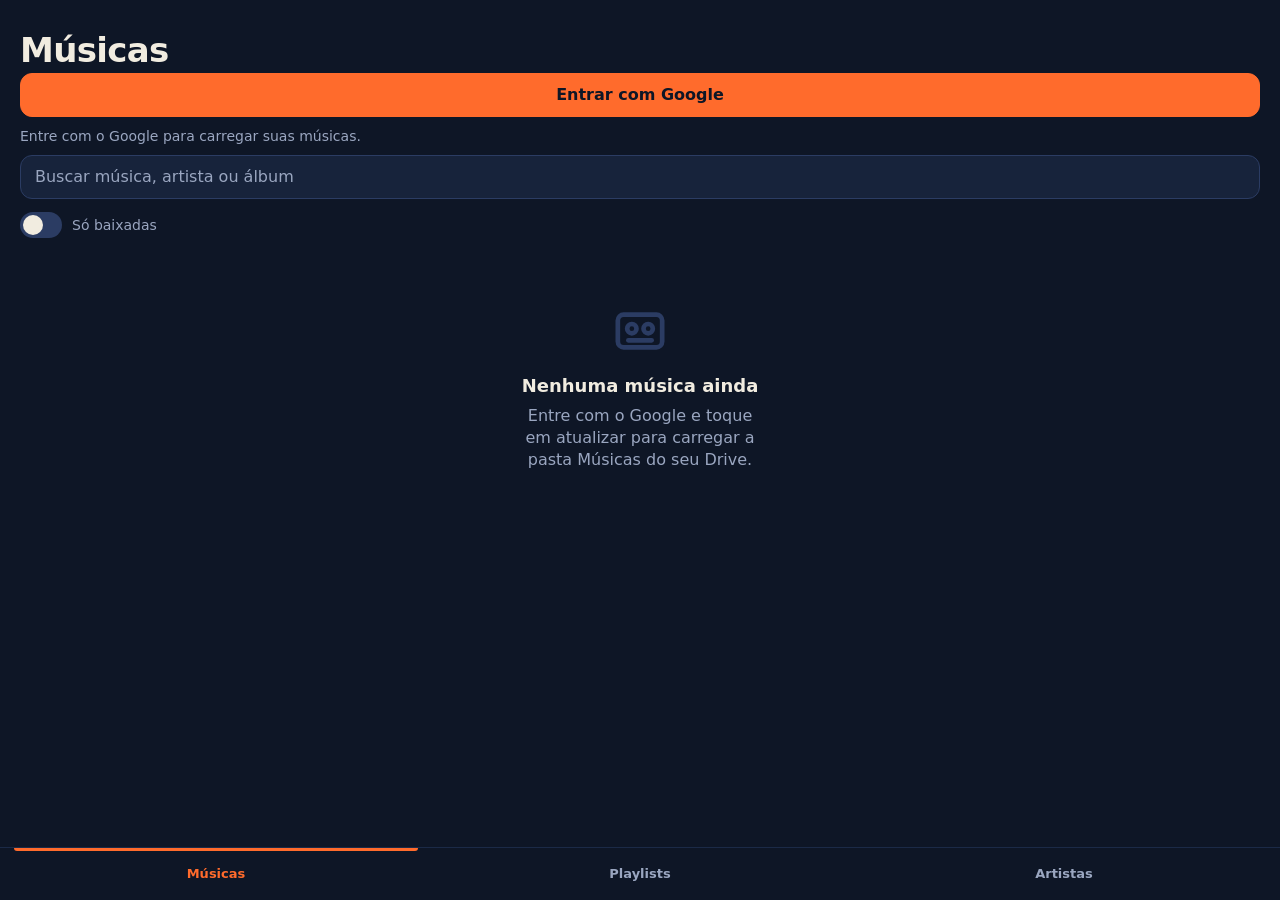
<file: index.html>
<!doctype html>
<html lang="pt-BR">
<head>
  <meta charset="utf-8">
  <meta name="viewport" content="width=device-width, initial-scale=1, viewport-fit=cover">
  <meta name="color-scheme" content="dark">
  <meta name="theme-color" content="#0E1626">
  <meta name="apple-mobile-web-app-title" content="Músicas">
  <title>Músicas</title>
  <link rel="manifest" href="manifest.webmanifest">
  <link rel="apple-touch-icon" href="icons/icon-180.png">
  <link rel="stylesheet" href="css/app.css">
</head>
<body>
  <!-- Ícones desenhados: um traço só (2 px, pontas redondas). Usados com <svg class="ic"><use href="#i-nome"/></svg>. -->
  <svg width="0" height="0" style="position:absolute" aria-hidden="true" focusable="false">
    <symbol id="i-download" viewBox="0 0 24 24"><path d="M12 4v11"/><path d="M7 11l5 5 5-5"/><path d="M5 20h14"/></symbol>
    <symbol id="i-check" viewBox="0 0 24 24"><path d="M5 12.5l4.5 4.5L19 7.5"/></symbol>
    <symbol id="i-plus" viewBox="0 0 24 24"><path d="M12 5v14M5 12h14"/></symbol>
    <symbol id="i-dots" viewBox="0 0 24 24"><circle cx="6" cy="12" r="1.3" fill="currentColor"/><circle cx="12" cy="12" r="1.3" fill="currentColor"/><circle cx="18" cy="12" r="1.3" fill="currentColor"/></symbol>
    <symbol id="i-play" viewBox="0 0 24 24"><path d="M8 5.5v13l11-6.5z" fill="currentColor"/></symbol>
    <symbol id="i-pause" viewBox="0 0 24 24"><rect x="6.5" y="5" width="4" height="14" rx="1" fill="currentColor"/><rect x="13.5" y="5" width="4" height="14" rx="1" fill="currentColor"/></symbol>
    <symbol id="i-next" viewBox="0 0 24 24"><path d="M6 5.5v13l9-6.5z" fill="currentColor"/><path d="M18.5 5.5v13"/></symbol>
    <symbol id="i-prev" viewBox="0 0 24 24"><path d="M18 5.5v13L9 12z" fill="currentColor"/><path d="M5.5 5.5v13"/></symbol>
    <symbol id="i-shuffle" viewBox="0 0 24 24"><path d="M4 7h2.5c2.2 0 3.6 1.2 4.7 3.2"/><path d="M12.8 13.8C13.9 15.8 15.3 17 17.5 17H20"/><path d="M4 17h2.5c1.2 0 2.2-.5 3-1.3"/><path d="M13.5 8.3c.8-.8 1.9-1.3 3-1.3H20"/><path d="M18 4.5L20.5 7 18 9.5"/><path d="M18 14.5l2.5 2.5-2.5 2.5"/></symbol>
    <symbol id="i-repeat" viewBox="0 0 24 24"><path d="M17 3.5L20 7l-3 3.5"/><path d="M4 11v-1a3 3 0 0 1 3-3h13"/><path d="M7 20.5L4 17l3-3.5"/><path d="M20 13v1a3 3 0 0 1-3 3H4"/></symbol>
    <symbol id="i-repeat-one" viewBox="0 0 24 24"><path d="M17 3.5L20 7l-3 3.5"/><path d="M4 11v-1a3 3 0 0 1 3-3h13"/><path d="M7 20.5L4 17l3-3.5"/><path d="M20 13v1a3 3 0 0 1-3 3H4"/><path d="M11 10.5l1.5-1v6"/></symbol>
    <symbol id="i-chevron-left" viewBox="0 0 24 24"><path d="M15 5l-7 7 7 7"/></symbol>
    <symbol id="i-chevron-right" viewBox="0 0 24 24"><path d="M9 5l7 7-7 7"/></symbol>
    <symbol id="i-chevron-down" viewBox="0 0 24 24"><path d="M6 9l6 6 6-6"/></symbol>
    <symbol id="i-up" viewBox="0 0 24 24"><path d="M6 15l6-6 6 6"/></symbol>
    <symbol id="i-x" viewBox="0 0 24 24"><path d="M6 6l12 12M18 6L6 18"/></symbol>
    <symbol id="i-refresh" viewBox="0 0 24 24"><path d="M20 12a8 8 0 1 1-2.4-5.7"/><path d="M20 4.5V9h-4.5"/></symbol>
    <symbol id="i-cassette" viewBox="0 0 24 24"><rect x="2.5" y="5" width="19" height="14" rx="2.5"/><circle cx="8.5" cy="11" r="2"/><circle cx="15.5" cy="11" r="2"/><path d="M7 16h10"/></symbol>
  </svg>

  <header class="top">
    <button id="back" class="back-btn" type="button" hidden><svg class="ic"><use href="#i-chevron-left"/></svg><span>Voltar</span></button>
    <div class="titlebar">
      <h1 id="title">Músicas</h1>
      <span id="count" class="label" hidden></span>
      <span id="net" class="net" hidden>sem internet</span>
      <button id="sync" class="icon-btn" type="button" hidden aria-label="Atualizar biblioteca"><svg class="ic"><use href="#i-refresh"/></svg></button>
    </div>
    <button id="signin" class="btn primary wide" type="button" hidden>Entrar com Google</button>
    <div id="syncbar" class="syncbar" role="progressbar" aria-label="Lendo as músicas novas" aria-valuemin="0" aria-valuemax="100" hidden><i></i></div>
    <p class="status" id="status" aria-live="polite"></p>
    <input id="search" class="search" type="search" placeholder="Buscar música, artista ou álbum" aria-label="Buscar" autocomplete="off" enterkeyhint="search">
    <div class="filterrow">
      <label class="switch" id="filter"><input id="onlyDownloaded" type="checkbox"><span>Só baixadas</span></label>
      <button id="dlAll" class="btn" type="button" hidden></button>
    </div>
  </header>
  <main id="library"></main>
  <p id="toast" class="toast" role="status" hidden></p>
  <footer class="bottom">
    <div class="mini" id="mini" hidden>
      <button id="miniOpen" class="mini-info" type="button" aria-label="Abrir o player">
        <svg class="mini-reels" viewBox="0 0 76 32" aria-hidden="true">
          <path class="run" d="M21 16H55"/>
          <g transform="translate(16 16)"><circle class="tape tape-l" r="14"/><g class="hub"><circle class="ring" r="5.5"/><path class="spokes" d="M0-4V-2M0 2V4M3.5-2L1.7-1M-1.7 1L-3.5 2M3.5 2L1.7 1M-1.7-1L-3.5-2"/></g></g>
          <g transform="translate(60 16)"><circle class="tape tape-r" r="14"/><g class="hub"><circle class="ring" r="5.5"/><path class="spokes" d="M0-4V-2M0 2V4M3.5-2L1.7-1M-1.7 1L-3.5 2M3.5 2L1.7 1M-1.7-1L-3.5-2"/></g></g>
        </svg>
        <span class="mini-text"><span id="miniTitle" class="title"></span><span id="miniSub" class="sub"></span></span>
      </button>
      <button id="miniToggle" class="icon-btn" type="button" aria-label="Pausar"><svg class="ic"><use href="#i-pause"/></svg></button>
      <button id="miniNext" class="icon-btn" type="button" aria-label="Próxima"><svg class="ic"><use href="#i-next"/></svg></button>
    </div>
    <nav class="tabs" role="tablist" aria-label="Seções">
      <button role="tab" type="button" data-tab="songs" aria-selected="true">Músicas</button>
      <button role="tab" type="button" data-tab="playlists" aria-selected="false">Playlists</button>
      <button role="tab" type="button" data-tab="artists" aria-selected="false">Artistas</button>
    </nav>
  </footer>
  <section id="full" class="full" hidden aria-label="Tocando agora">
    <div class="full-top">
      <button id="fullClose" class="icon-btn" type="button" aria-label="Fechar o player"><svg class="ic"><use href="#i-chevron-down"/></svg></button>
      <h2 class="full-head">Tocando agora</h2>
    </div>
    <div class="full-art" id="fullCover">
      <div class="cassette" id="cassette">
        <div class="cass-label"><span id="fullAlbum"></span></div>
        <svg class="cass-win" viewBox="0 0 160 64" aria-hidden="true">
          <rect class="win" x="4" y="4" width="152" height="56" rx="28"/>
          <g transform="translate(46 32)"><circle class="tape tape-l" r="24"/><g class="hub"><circle class="ring" r="9"/><path class="spokes" d="M0-7V-3.5M0 3.5V7M6-3.5L3-1.7M-3 1.7L-6 3.5M6 3.5L3 1.7M-3-1.7L-6-3.5"/></g></g>
          <g transform="translate(114 32)"><circle class="tape tape-r" r="24"/><g class="hub"><circle class="ring" r="9"/><path class="spokes" d="M0-7V-3.5M0 3.5V7M6-3.5L3-1.7M-3 1.7L-6 3.5M6 3.5L3 1.7M-3-1.7L-6-3.5"/></g></g>
        </svg>
      </div>
    </div>
    <div class="full-info">
      <p id="fullTitle" class="full-title"></p>
      <p id="fullSub" class="sub"></p>
    </div>
    <input id="seek" class="seek" type="range" min="0" max="0" step="1" value="0" aria-label="Posição na música">
    <div class="times mono"><span id="tNow">0:00</span><span id="tEnd">0:00</span></div>
    <div class="controls">
      <button id="shuffle" class="ctrl" type="button" aria-pressed="false" aria-label="Aleatório"><svg class="ic"><use href="#i-shuffle"/></svg></button>
      <button id="prev" class="ctrl" type="button" aria-label="Anterior"><svg class="ic"><use href="#i-prev"/></svg></button>
      <button id="toggle" class="ctrl big" type="button" aria-label="Pausar"><svg class="ic"><use href="#i-pause"/></svg></button>
      <button id="next" class="ctrl" type="button" aria-label="Próxima"><svg class="ic"><use href="#i-next"/></svg></button>
      <button id="repeat" class="ctrl" type="button" aria-pressed="false" aria-label="Repetir: desligado"><svg class="ic"><use href="#i-repeat"/></svg></button>
    </div>
    <h2 class="queue-head">Fila</h2>
    <ol id="queue" class="tracks queue"></ol>
  </section>
  <audio id="audio" playsinline preload="auto"></audio>

  <!-- Modelo de linha de música: a lista clona isto (mais leve que montar cada linha do zero). -->
  <template id="row-tpl">
    <li class="row" tabindex="0">
      <span class="pick" aria-hidden="true"><svg class="ic"><use href="#i-check"/></svg></span>
      <span class="lead mono"></span>
      <div class="meta"><span class="title"></span><span class="sub"></span></div>
      <button class="dl" type="button" data-act="dl"><svg class="ic"><use href="#i-download"/></svg><span class="pct mono"></span></button>
    </li>
  </template>

  <!-- Esta página também é o retorno do login do Google (REDIRECT_URI): app.js trata isso primeiro. -->
  <script type="module" src="js/app.js"></script>
</body>
</html>
</file>
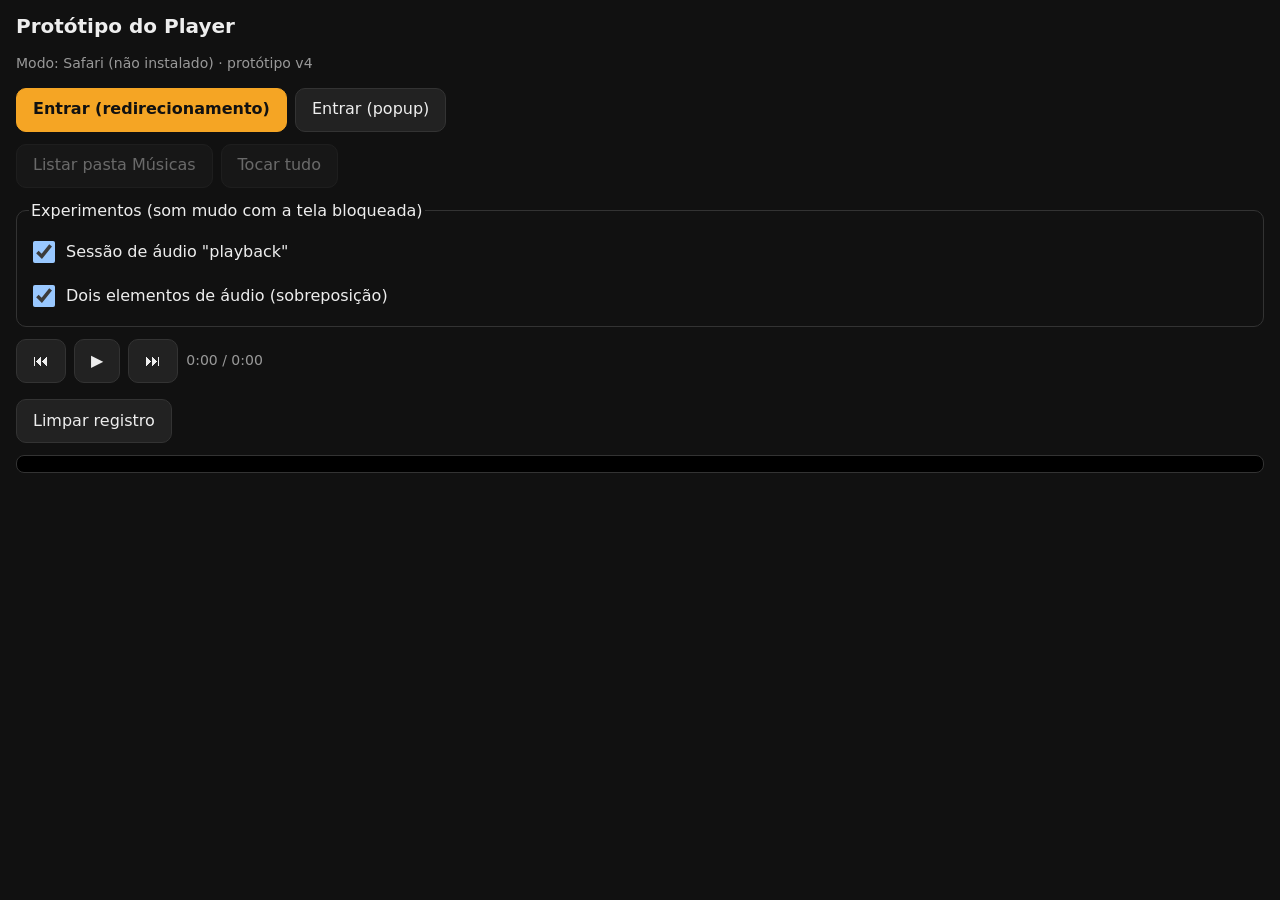
<file: proto/index.html>
<!doctype html>
<html lang="pt-BR">
<head>
  <meta charset="utf-8">
  <meta name="viewport" content="width=device-width, initial-scale=1, viewport-fit=cover">
  <meta name="color-scheme" content="dark">
  <meta name="apple-mobile-web-app-capable" content="yes">
  <meta name="apple-mobile-web-app-title" content="Protótipo">
  <link rel="manifest" href="manifest.webmanifest">
  <link rel="apple-touch-icon" href="icon-180.png">
  <title>Protótipo do Player</title>
  <style>
    :root { --bg: #111; --fg: #eee; --muted: #999; --accent: #f5a524; --line: #333; }
    * { box-sizing: border-box; }
    body { margin: 0; background: var(--bg); color: var(--fg); font: 16px/1.4 -apple-system, system-ui, sans-serif;
           padding: calc(env(safe-area-inset-top) + 12px) 16px calc(env(safe-area-inset-bottom) + 16px); }
    h1 { font-size: 20px; margin: 0 0 4px; }
    .muted { color: var(--muted); font-size: 14px; }
    .row { display: flex; gap: 8px; flex-wrap: wrap; margin: 12px 0; }
    button { min-height: 44px; padding: 0 16px; border: 1px solid var(--line); border-radius: 10px;
             background: #222; color: var(--fg); font: inherit; }
    button.primary { background: var(--accent); color: #111; border-color: var(--accent); font-weight: 600; }
    button:disabled { opacity: .4; }
    ol { padding-left: 24px; }
    li { padding: 6px 0; }
    li.now { color: var(--accent); font-weight: 600; }
    audio { width: 100%; margin: 8px 0; }
    fieldset { border: 1px solid var(--line); border-radius: 10px; margin: 12px 0; padding: 8px 12px; }
    fieldset label { display: inline-flex; align-items: center; gap: 8px; min-height: 44px; }
    fieldset input { width: 22px; height: 22px; }
    #log { white-space: pre-wrap; font: 12px/1.4 ui-monospace, Menlo, monospace; background: #000; border: 1px solid var(--line);
           border-radius: 8px; padding: 8px; max-height: 40vh; overflow: auto; }
  </style>
</head>
<body>
  <h1>Protótipo do Player</h1>
  <p class="muted" id="mode"></p>

  <div class="row">
    <button class="primary" id="loginRedirect">Entrar (redirecionamento)</button>
    <button id="loginPopup">Entrar (popup)</button>
  </div>

  <div class="row">
    <button id="list" disabled>Listar pasta Músicas</button>
    <button id="playAll" disabled>Tocar tudo</button>
  </div>

  <fieldset>
    <legend>Experimentos (som mudo com a tela bloqueada)</legend>
    <label><input type="checkbox" id="optSession"> Sessão de áudio "playback"</label><br>
    <label><input type="checkbox" id="optTwo"> Dois elementos de áudio (sobreposição)</label>
  </fieldset>

  <!-- sem "controls": os controles nativos parecem trazer os botões de ±10 s para a tela de bloqueio -->
  <audio id="audio" playsinline></audio>
  <div class="row" style="align-items:center">
    <button id="prev" aria-label="Música anterior">⏮</button>
    <button id="playPause" aria-label="Tocar ou pausar">▶︎</button>
    <button id="next" aria-label="Próxima música">⏭</button>
    <span class="muted" id="time">0:00 / 0:00</span>
  </div>
  <ol id="tracks"></ol>

  <div class="row">
    <button id="clearLog">Limpar registro</button>
  </div>
  <div id="log" aria-live="polite"></div>

  <script type="module" src="proto.js?v=4"></script>
</body>
</html>
</file>
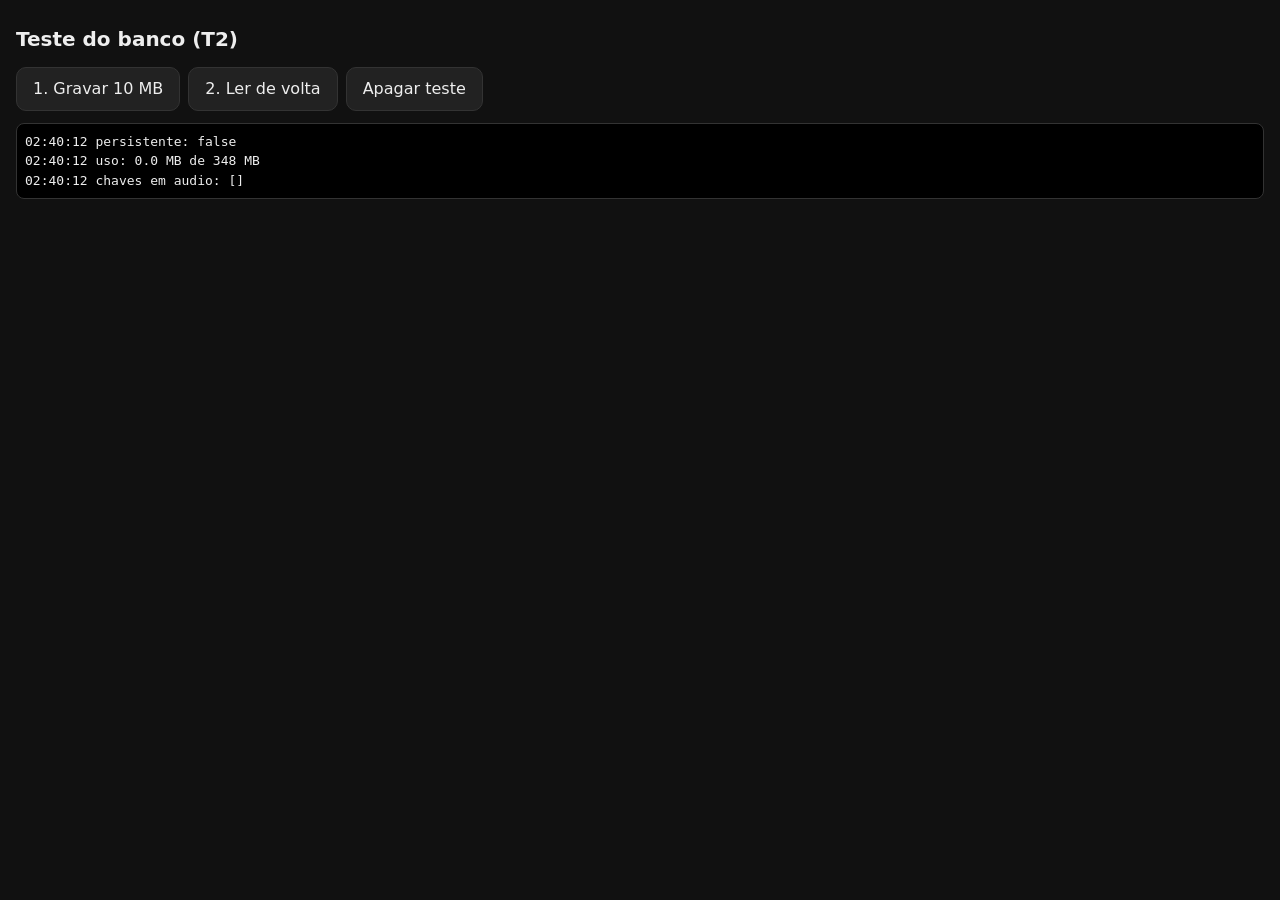
<file: debug/db.html>
<!doctype html>
<html lang="pt-BR">
<head>
  <meta charset="utf-8">
  <meta name="viewport" content="width=device-width, initial-scale=1, viewport-fit=cover">
  <meta name="color-scheme" content="dark">
  <title>Teste do banco</title>
  <style>
    body { margin: 0; background: #111; color: #eee; font: 16px/1.4 -apple-system, system-ui, sans-serif;
           padding: calc(env(safe-area-inset-top) + 12px) 16px calc(env(safe-area-inset-bottom) + 16px); }
    h1 { font-size: 20px; }
    .row { display: flex; gap: 8px; flex-wrap: wrap; margin: 12px 0; }
    button { min-height: 44px; padding: 0 16px; border: 1px solid #333; border-radius: 10px; background: #222; color: #eee; font: inherit; }
    #out { white-space: pre-wrap; font: 13px/1.5 ui-monospace, Menlo, monospace; background: #000; border: 1px solid #333; border-radius: 8px; padding: 8px; }
  </style>
</head>
<body>
  <h1>Teste do banco (T2)</h1>
  <div class="row">
    <button id="write">1. Gravar 10 MB</button>
    <button id="read">2. Ler de volta</button>
    <button id="clear">Apagar teste</button>
  </div>
  <div id="out" aria-live="polite"></div>

  <script type="module">
    import { get, put, del, keys, persist } from '../js/db.js';

    const SIZE = 10 * 1024 * 1024;
    const byteAt = (i) => (i * 31 + 7) & 255; // padrão conhecido para conferir a leitura
    const out = document.getElementById('out');
    const say = (msg) => { out.textContent += `${new Date().toLocaleTimeString('pt-BR')} ${msg}\n`; };
    const fail = (err) => say(`ERRO: ${err.message ?? err}`);

    async function status() {
      say(`persistente: ${await persist()}`);
      if (navigator.storage?.estimate) {
        const { usage, quota } = await navigator.storage.estimate();
        say(`uso: ${(usage / 1048576).toFixed(1)} MB de ${(quota / 1048576).toFixed(0)} MB`);
      }
      say(`chaves em audio: ${JSON.stringify(await keys('audio'))}`);
    }

    document.getElementById('write').onclick = async () => {
      try {
        const bytes = new Uint8Array(SIZE);
        for (let i = 0; i < SIZE; i++) bytes[i] = byteAt(i);
        await put('audio', 'teste', new Blob([bytes], { type: 'audio/mpeg' }));
        await put('meta', 'teste-gravado-em', new Date().toISOString());
        say('gravou 10 MB. Agora feche o Safari pelo seletor de apps, abra de novo esta página e toque em "2. Ler de volta".');
        await status();
      } catch (err) { fail(err); }
    };

    document.getElementById('read').onclick = async () => {
      try {
        const blob = await get('audio', 'teste');
        if (!blob) return say('nada gravado ainda (ou os dados foram apagados).');
        const bytes = new Uint8Array(await blob.arrayBuffer());
        let ok = bytes.length === SIZE;
        for (let n = 0; ok && n < 1000; n++) {
          const i = Math.floor((n / 1000) * SIZE);
          if (bytes[i] !== byteAt(i)) ok = false;
        }
        say(`gravado em ${await get('meta', 'teste-gravado-em')}`);
        say(ok ? `OK: ${bytes.length} bytes lidos, conteúdo confere.` : `FALHOU: tamanho ${bytes.length} ou conteúdo diferente.`);
      } catch (err) { fail(err); }
    };

    document.getElementById('clear').onclick = async () => {
      try { await del('audio', 'teste'); await del('meta', 'teste-gravado-em'); say('teste apagado.'); await status(); }
      catch (err) { fail(err); }
    };

    status().catch(fail);
  </script>
</body>
</html>
</file>
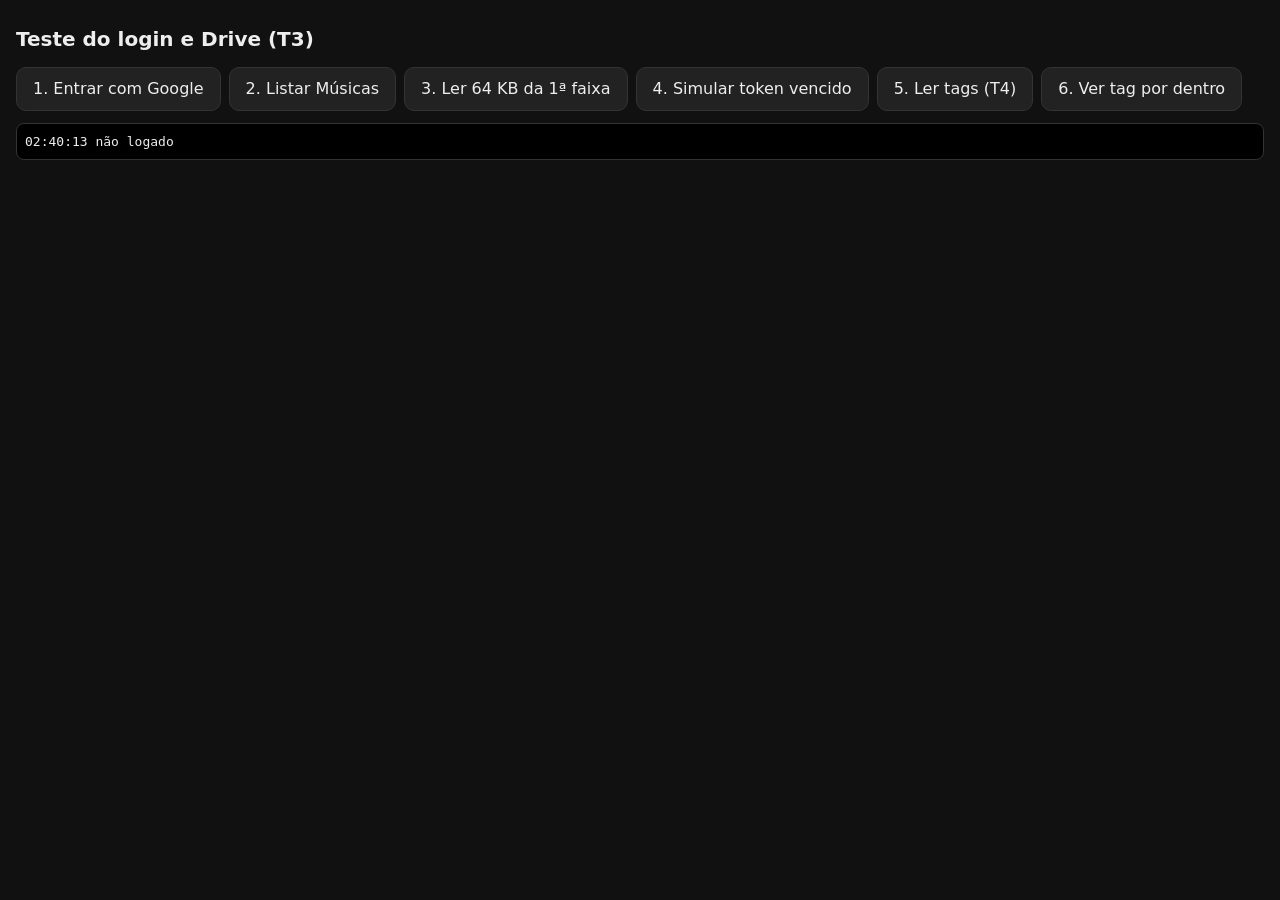
<file: debug/drive.html>
<!doctype html>
<html lang="pt-BR">
<head>
  <meta charset="utf-8">
  <meta name="viewport" content="width=device-width, initial-scale=1, viewport-fit=cover">
  <meta name="color-scheme" content="dark">
  <title>Teste do login e Drive</title>
  <style>
    body { margin: 0; background: #111; color: #eee; font: 16px/1.4 -apple-system, system-ui, sans-serif;
           padding: calc(env(safe-area-inset-top) + 12px) 16px calc(env(safe-area-inset-bottom) + 16px); }
    h1 { font-size: 20px; }
    .row { display: flex; gap: 8px; flex-wrap: wrap; margin: 12px 0; }
    button { min-height: 44px; padding: 0 16px; border: 1px solid #333; border-radius: 10px; background: #222; color: #eee; font: inherit; }
    #covers figure { display: flex; gap: 12px; align-items: center; margin: 12px 0; }
    #covers img, #covers .none { width: 72px; height: 72px; object-fit: cover; border-radius: 6px; background: #222; flex: none; }
    #out { white-space: pre-wrap; font: 13px/1.5 ui-monospace, Menlo, monospace; background: #000; border: 1px solid #333; border-radius: 8px; padding: 8px; }
  </style>
</head>
<body>
  <h1>Teste do login e Drive (T3)</h1>
  <div class="row">
    <button id="signin">1. Entrar com Google</button>
    <button id="list">2. Listar Músicas</button>
    <button id="range">3. Ler 64 KB da 1ª faixa</button>
    <button id="expire">4. Simular token vencido</button>
    <button id="tags">5. Ler tags (T4)</button>
    <button id="dump">6. Ver tag por dentro</button>
  </div>
  <div id="out" aria-live="polite"></div>
  <div id="covers"></div>

  <script type="module">
    import { signIn, getToken, tokenMinutesLeft, clearToken } from '../js/auth.js';
    import { createDrive } from '../js/drive.js';
    import { put, get } from '../js/db.js';
    import { readTags } from '../js/tags.js';

    const out = document.getElementById('out');
    const say = (msg) => { out.textContent += `${new Date().toLocaleTimeString('pt-BR')} ${msg}\n`; };
    const fail = (err) => say(`${err.name}: ${err.message}`);
    // Só para este teste: no 401 apaga o token e não renova (renovar exige um toque).
    const drive = createDrive({ getToken, onUnauthorized: () => { clearToken(); return null; } });
    let tracks = [];

    const status = () => say(getToken() ? `logado: token vale mais ${tokenMinutesLeft()} min` : 'não logado');

    document.getElementById('signin').onclick = () => {
      signIn().then(() => { say('login OK'); status(); }).catch(fail);
    };

    document.getElementById('list').onclick = async () => {
      try {
        const t0 = performance.now();
        const folderId = await drive.findFolder('Músicas');
        if (!folderId) return say('pasta Músicas não encontrada na raiz do Drive');
        await put('meta', 'folderId', folderId); // fica só neste aparelho
        tracks = await drive.listAudio(folderId);
        say(`${tracks.length} faixa(s) em ${((performance.now() - t0) / 1000).toFixed(1)} s:`);
        for (const t of tracks) say(`  ${t.folder ? t.folder + '/' : ''}${t.name} (${(t.size / 1048576).toFixed(1)} MB)`);
      } catch (err) { fail(err); }
    };

    document.getElementById('range').onclick = async () => {
      try {
        if (!tracks.length) return say('liste a pasta antes (botão 2)');
        const buf = await drive.downloadRange(tracks[0].id, 0, 65535);
        const head = new TextDecoder('latin1').decode(new Uint8Array(buf, 0, 3));
        say(`leu ${buf.byteLength} bytes de "${tracks[0].name}" · começa com "${head}" ${head === 'ID3' ? '(tem tag ID3)' : ''}`);
      } catch (err) { fail(err); }
    };

    document.getElementById('expire').onclick = async () => {
      // Token inválido mas com validade futura: o Drive responde 401, como acontece depois de 1 h.
      localStorage.setItem('auth_token', JSON.stringify({ value: 'token-falso', expiresAt: Date.now() + 3600_000 }));
      say('token trocado por um inválido; listando…');
      try { await drive.listAudio((await get('meta', 'folderId')) ?? 'root'); say('ERRO: deveria ter falhado'); }
      catch (err) {
        fail(err);
        say(`token apagado: ${getToken() === null} · pasta ainda salva no aparelho: ${Boolean(await get('meta', 'folderId'))}`);
        say('Agora toque em "1. Entrar com Google" de novo.');
      }
    };

    document.getElementById('tags').onclick = async () => {
      if (!tracks.length) return say('liste a pasta antes (botão 2)');
      const covers = document.getElementById('covers');
      covers.textContent = '';
      for (const file of tracks) {
        try {
          const t0 = performance.now();
          const t = await readTags(file, drive);
          const fig = document.createElement('figure');
          const img = t.art ? Object.assign(document.createElement('img'), { src: URL.createObjectURL(t.art), alt: 'Capa' }) : Object.assign(document.createElement('div'), { className: 'none' });
          const cap = document.createElement('figcaption');
          cap.textContent = `${t.title} · ${t.artist} · ${t.album}${t.trackNo ? ` · faixa ${t.trackNo}` : ''} · capa: ${t.art ? `${(t.art.size / 1024).toFixed(0)} KB` : 'não'} · ${((performance.now() - t0) / 1000).toFixed(1)} s`;
          fig.append(img, cap);
          covers.append(fig);
        } catch (err) { fail(err); }
      }
      say('tags lidas (veja abaixo do registro)');
    };

    // Diagnóstico: lista os frames da tag ID3 de cada faixa (id, tamanho, começo do conteúdo).
    document.getElementById('dump').onclick = async () => {
      if (!tracks.length) return say('liste a pasta antes (botão 2)');
      const hex = (b) => [...b].map((x) => x.toString(16).padStart(2, '0')).join(' ');
      for (const file of tracks) {
        try {
          const b = new Uint8Array(await drive.downloadRange(file.id, 0, 65535));
          say(`— ${file.name}`);
          say(`  início: ${hex(b.subarray(0, 10))}`);
          if (String.fromCharCode(b[0], b[1], b[2]) !== 'ID3') { say('  sem tag ID3v2 no início'); continue; }
          const ver = b[3], flags = b[5];
          const ss = (i) => ((b[i] & 127) << 21) | ((b[i + 1] & 127) << 14) | ((b[i + 2] & 127) << 7) | (b[i + 3] & 127);
          const be = (i) => ((b[i] << 24) | (b[i + 1] << 16) | (b[i + 2] << 8) | b[i + 3]) >>> 0;
          say(`  ID3v2.${ver} · flags ${flags.toString(2)} · tamanho ${ss(6)}`);
          let p = 10;
          const end = Math.min(b.length, 10 + ss(6));
          for (let n = 0; n < 30 && p + 10 <= end && b[p] !== 0; n++) {
            const id = ver === 2 ? String.fromCharCode(...b.subarray(p, p + 3)) : String.fromCharCode(...b.subarray(p, p + 4));
            const size = ver === 2 ? (b[p + 3] << 16) | (b[p + 4] << 8) | b[p + 5] : ver === 4 ? ss(p + 4) : be(p + 4);
            const head = ver === 2 ? 6 : 10;
            const data = b.subarray(p + head, p + head + Math.min(size, 48));
            const txt = new TextDecoder('latin1').decode(data).replace(/[\x00-\x1f]/g, '·');
            say(`  ${id} (${size} B): ${txt}`);
            p += head + size;
          }
        } catch (err) { fail(err); }
      }
    };

    status();
  </script>
</body>
</html>
</file>
<file: css/app.css>
/* Músicas: direção "fita cassete" (T13). Azul-fita escuro, laranja para o que toca, amarelo para o que está baixado.
   Fontes do sistema (o app abre sem internet): SF Pro para a interface, SF Mono só para números e medidas. */
:root {
  --bg: #0E1626;
  --surface: #17233B;
  --raised: #1C2C4D;
  --edge: #2B3C63;
  --line: #1B2A47;
  --ink: #F1ECE0;
  --muted: #9AA6C0;
  --orange: #FF6B2C;
  --on-orange: #0E1626;
  --yellow: #F4D03F;
  --danger: #FF8A80;
  --tape: #3B4F7D;
  --ease: cubic-bezier(.16, 1, .3, 1);
  --font: -apple-system, "SF Pro Text", system-ui, "Segoe UI", sans-serif;
  --mono: ui-monospace, "SF Mono", Menlo, Consolas, monospace;
  --mini-h: 76px;
  --tabs-h: 52px;
  color-scheme: dark;
}
* { box-sizing: border-box; scrollbar-color: var(--edge) transparent; }
[hidden] { display: none !important; } /* senão o display: flex de .mini vence o hidden */
html { -webkit-text-size-adjust: 100%; }
body { margin: 0; background: var(--bg); color: var(--ink); font: 16px/1.4 var(--font); caret-color: var(--orange); }
/* App, não página: segurar o dedo numa música não seleciona o texto nem abre o menu Copiar/Pesquisar. Campos de texto continuam normais. */
body { -webkit-user-select: none; user-select: none; -webkit-touch-callout: none; }
/* Sem zoom com dois dedos nem toque duplo (o iOS ignora user-scalable, então bloqueia pelo gesto). */
html { touch-action: pan-x pan-y; }
input, textarea { -webkit-user-select: text; user-select: text; }
::selection { background: var(--orange); color: var(--on-orange); }
button { font: inherit; color: inherit; -webkit-tap-highlight-color: transparent; }
button:focus-visible, input:focus-visible, li.row:focus-visible, .seek:focus-visible { outline: 2px solid var(--orange); outline-offset: 2px; }
.mono { font-family: var(--mono); font-variant-numeric: tabular-nums; }
.ic { width: 24px; height: 24px; flex: none; fill: none; stroke: currentColor; stroke-width: 2; stroke-linecap: round; stroke-linejoin: round; }

/* ---- botões ---- */
.btn { min-height: 44px; padding: 0 16px; display: inline-flex; align-items: center; justify-content: center; gap: 8px;
       border: 1px solid var(--edge); border-radius: 12px; background: var(--raised); font-weight: 600;
       transition: transform .15s var(--ease), background-color .15s; }
.btn:active, .icon-btn:active, .ctrl:active { transform: scale(.96); }
.btn.primary { background: var(--orange); border-color: var(--orange); color: var(--on-orange); }
.btn.danger { color: var(--danger); border-color: #5A3A4A; }
.btn.wide { width: 100%; margin: 4px 0 8px; }
.btn:disabled { opacity: .5; }
.icon-btn { min-width: 44px; min-height: 44px; display: grid; place-items: center; border: 0; border-radius: 12px; background: none; transition: transform .15s var(--ease); }
.icon-btn:disabled .ic { animation: spin 1s linear infinite; } /* atualizando a biblioteca */

/* ---- cabeçalho ---- */
.top { padding: calc(env(safe-area-inset-top) + 32px) 20px 0; } /* desce o cabeçalho para fora da faixa que o iOS borra junto à borda de cima */
.back-btn { display: inline-flex; align-items: center; gap: 2px; min-height: 44px; margin-left: -8px; padding: 0 8px; border: 0; background: none; color: var(--orange); font-weight: 600; }
.titlebar { display: flex; align-items: center; gap: 10px; }
h1 { flex: 0 1 auto; min-width: 0; margin: 0; font-size: 34px; font-weight: 800; line-height: 1.1; letter-spacing: -.02em;
     text-wrap: balance; overflow-wrap: anywhere; display: -webkit-box; -webkit-line-clamp: 2; -webkit-box-orient: vertical; overflow: hidden; }
#sync { margin-left: auto; }
.label { padding: 3px 8px; border-radius: 3px; background: var(--yellow); color: var(--bg); font: 700 12px var(--mono); transform: rotate(-2deg); }
.net { padding: 2px 8px; border: 1px solid var(--yellow); border-radius: 999px; color: var(--yellow); font-size: 12px; font-weight: 600; white-space: nowrap; }
.status { min-height: 20px; margin: 2px 0 8px; color: var(--muted); font-size: 14px; }
.syncbar { height: 3px; margin: 4px 0 6px; border-radius: 2px; background: var(--line); overflow: hidden; }
.syncbar i { display: block; height: 100%; width: var(--w, 0%); background: var(--orange); transition: width .3s var(--ease); }
.search { width: 100%; min-height: 44px; margin: 0 0 4px; padding: 0 14px; border: 1px solid var(--edge); border-radius: 12px;
          background: var(--surface); color: var(--ink); font: inherit; font-size: 16px; /* 16 px: o iOS não dá zoom ao focar */ }
.search::placeholder { color: var(--muted); }
.filterrow { display: flex; align-items: center; justify-content: space-between; gap: 12px; }
.filterrow[hidden] { display: none; }
#dlAll { min-height: 36px; padding: 0 14px; font-size: 14px; border-radius: 10px; }
.switch { display: inline-flex; align-items: center; gap: 10px; min-height: 44px; color: var(--muted); font-size: 14px; }
.switch:has(input:checked) { color: var(--ink); }
.switch input { appearance: none; -webkit-appearance: none; position: relative; width: 42px; height: 26px; margin: 0; border-radius: 13px; background: var(--edge); transition: background-color .2s; }
.switch input::after { content: ""; position: absolute; top: 3px; left: 3px; width: 20px; height: 20px; border-radius: 50%; background: var(--ink); transition: transform .2s var(--ease); }
.switch input:checked { background: var(--orange); }
.switch input:checked::after { transform: translateX(16px); }

/* ---- listas ---- */
main { padding-bottom: calc(var(--mini-h) + var(--tabs-h) + env(safe-area-inset-bottom) + 24px); }
.tracks { list-style: none; margin: 0; padding: 0; }
.row { position: relative; display: grid; grid-template-columns: 1fr 44px; align-items: center; min-height: 60px; padding: 6px 8px 6px 20px;
       border-bottom: 1px solid var(--line); cursor: pointer; content-visibility: auto; contain-intrinsic-size: auto 60px; /* 2000 linhas rolam leves */ }
.row.numbered { grid-template-columns: 30px 1fr 44px; }
.row:active { background: var(--surface); }
.row .lead { display: none; color: var(--muted); font-size: 13px; }
.row.numbered .lead { display: block; }
.meta { min-width: 0; display: flex; flex-direction: column; }
.title { overflow: hidden; text-overflow: ellipsis; white-space: nowrap; font-weight: 600; }
.sub { overflow: hidden; text-overflow: ellipsis; white-space: nowrap; color: var(--muted); font-size: 13px; }
.row[aria-current] { background: var(--raised); }
.row[aria-current] .title { color: var(--orange); }
.row.off { opacity: .45; } /* sem internet e não baixada */
.tag { align-self: flex-start; margin-top: 3px; padding: 1px 6px; border: 1px solid var(--yellow); border-radius: 4px; color: var(--yellow); font-size: 11px; font-weight: 600; }
.dl, .ctl { min-width: 44px; min-height: 44px; display: grid; place-items: center; padding: 0; border: 0; background: none; color: var(--muted); }
.dl .ic { width: 22px; height: 22px; }
.dl.done, .dl.busy { color: var(--yellow); }
.dl.done { visibility: hidden; } /* baixada: a linha mostra só o nome (apagar o download: segurar o dedo na música) */
.dl.busy .ic { display: none; }
.dl .pct { font-size: 13px; font-weight: 600; }
.ctl { color: var(--orange); }
.ctl:disabled { color: var(--edge); }
/* ---- seleção de várias músicas ---- */
.row .pick { display: none; width: 24px; height: 24px; border: 2px solid var(--edge); border-radius: 50%; place-items: center; color: var(--on-orange); }
.row .pick .ic { width: 16px; height: 16px; opacity: 0; }
.selecting .row { grid-template-columns: 24px 1fr; gap: 14px; }
.selecting .row.numbered { grid-template-columns: 24px 30px 1fr; }
.selecting .row .pick { display: grid; }
.selecting .row .dl { display: none; }
.row.sel .pick { background: var(--orange); border-color: var(--orange); }
.row.sel .pick .ic { opacity: 1; }
.row.sel { background: var(--raised); }
.selbar { position: sticky; top: calc(env(safe-area-inset-top) + 8px); z-index: 5; display: flex; flex-wrap: wrap; align-items: center; gap: 8px; padding: 8px 20px; background: var(--bg); border-bottom: 1px solid var(--edge); }
.selbar .count { flex: 1 0 100%; font-weight: 700; }
.row.edit { grid-template-columns: 1fr auto; cursor: default; }
.ctls { display: flex; }
/* o que está tocando agora: três barrinhas no canto, e só se mexem enquanto toca */
.eq { position: absolute; left: 5px; top: 50%; width: 12px; height: 16px; margin-top: -8px; display: flex; align-items: flex-end; gap: 2px; }
.eq i { flex: 1; height: 100%; background: var(--orange); border-radius: 1px; transform-origin: bottom; transform: scaleY(.35); }
.is-playing .eq i { animation: eq 1s var(--ease) infinite alternate; }
.eq i:nth-child(2) { animation-delay: -.4s; }
.eq i:nth-child(3) { animation-delay: -.7s; }
/* artista, álbum e playlist */
.chip { width: 40px; height: 28px; border-radius: 4px; background: var(--c, var(--raised)); position: relative; }
.chip::after { content: ""; position: absolute; left: 6px; right: 6px; top: 11px; height: 6px; border-top: 1.5px solid rgba(14, 22, 38, .55); border-bottom: 1.5px solid rgba(14, 22, 38, .55); }
.chip.plain { background: var(--raised); border: 1px solid var(--edge); }
.chip.plain::after { border-color: var(--edge); }
.row.group { grid-template-columns: 40px 1fr 24px; gap: 14px; }
.row.group.no-chip { grid-template-columns: 1fr 24px; }
.row.group .ic { width: 20px; height: 20px; color: var(--muted); }

/* ---- blocos soltos ---- */
.actions { display: flex; flex-wrap: wrap; gap: 8px; padding: 4px 20px 12px; }
.cover { width: 112px; height: 112px; flex: none; display: grid; place-items: center; border: 1px solid var(--edge); border-radius: 10px; background: var(--surface); color: var(--edge); overflow: hidden; }
.cover .ic { width: 44px; height: 44px; }
.cover img { width: 100%; height: 100%; object-fit: cover; }
.panel { margin: 8px 20px; padding: 6px 14px; border: 1px solid var(--edge); border-radius: 12px; background: var(--surface); }
.panel .status:empty { display: none; }
.empty { display: grid; justify-items: center; gap: 6px; padding: 56px 32px; text-align: center; color: var(--muted); }
.empty .ic { width: 56px; height: 56px; margin-bottom: 8px; color: var(--edge); }
.empty h2 { margin: 0; font-size: 18px; color: var(--ink); }
.empty p { margin: 0; max-width: 30ch; text-wrap: balance; }
.note { padding: 8px 20px; color: var(--muted); font-size: 14px; }

/* ---- mini player e abas ---- */
.bottom { position: fixed; left: 0; right: 0; bottom: 0; z-index: 5; background: var(--bg); border-top: 1px solid var(--line); padding-bottom: env(safe-area-inset-bottom); }
.mini { display: flex; align-items: center; margin: 8px 12px; min-height: 64px; border: 1px solid var(--edge); border-radius: 16px; background: var(--raised); box-shadow: 0 6px 18px rgba(0, 0, 0, .35); }
.mini-info { flex: 1; min-width: 0; display: flex; align-items: center; gap: 10px; min-height: 64px; padding: 6px 4px 6px 12px; border: 0; background: none; text-align: left; }
.mini-reels { width: 76px; height: 32px; flex: none; }
.mini-text { min-width: 0; display: flex; flex-direction: column; }
.mini-text .title { font-size: 15px; }
.mini .icon-btn .ic { width: 26px; height: 26px; }
.tabs { display: flex; padding: 0 4px; }
.tabs button { position: relative; flex: 1; min-height: var(--tabs-h); padding: 0 2px; border: 0; border-radius: 0; background: none; color: var(--muted); font-size: 13px; font-weight: 600; }
.tabs button[aria-selected="true"] { color: var(--orange); }
.tabs button[aria-selected="true"]::after { content: ""; position: absolute; left: 10px; right: 10px; top: 0; height: 3px; border-radius: 0 0 3px 3px; background: var(--orange); }
.toast { position: fixed; left: 16px; right: 16px; bottom: calc(var(--mini-h) + var(--tabs-h) + env(safe-area-inset-bottom) + 16px); z-index: 20; margin: 0; padding: 12px 16px;
         border: 1px solid var(--edge); border-radius: 12px; background: var(--raised); color: var(--ink); font-size: 14px; text-align: center; box-shadow: 0 6px 18px rgba(0, 0, 0, .4); }

/* ---- a fita: um carretel esvazia e o outro enche conforme a música passa (--p vai de 0 a 1) ---- */
.tape { fill: var(--tape); transform-box: fill-box; transform-origin: center; transition: transform .6s var(--ease); }
.tape-l { transform: scale(calc(1 - .45 * var(--p, 0))); }
.tape-r { transform: scale(calc(.55 + .45 * var(--p, 0))); }
.ring { fill: var(--surface); stroke: var(--ink); stroke-width: 1.6; }
.spokes { fill: none; stroke: var(--ink); stroke-width: 1.4; stroke-linecap: round; }
.hub { transform-box: fill-box; transform-origin: center; }
.playing .hub, .loading .hub { animation: spin 2.8s linear infinite; }
.loading .hub { animation-duration: 1.2s; }
.run { fill: none; stroke: var(--orange); stroke-width: 2; stroke-linecap: round; }
.win { fill: var(--bg); stroke: var(--edge); stroke-width: 2; }

/* ---- player em tela cheia ---- */
.full { position: fixed; inset: 0; z-index: 10; overflow-y: auto; background: var(--bg); padding: calc(env(safe-area-inset-top) + 4px) 20px calc(env(safe-area-inset-bottom) + 24px); }
body.full-open { overflow: hidden; }
.full-top { display: flex; align-items: center; gap: 4px; margin-left: -10px; }
.full-head { margin: 0; font-size: 16px; font-weight: 600; color: var(--muted); }
.full-art { margin: 8px 0 20px; }
.cassette { position: relative; width: min(100%, 360px); aspect-ratio: 8 / 5; margin: 0 auto; border: 2px solid var(--edge); border-radius: 16px; background: var(--surface); box-shadow: 0 10px 28px rgba(0, 0, 0, .4); }
.cass-label { position: absolute; left: 8%; right: 8%; top: 8%; height: 28%; display: flex; align-items: center; padding: 0 14px; border-radius: 6px; background: var(--ink); color: var(--bg); font-weight: 700; font-size: 16px; }
.cass-label span { overflow: hidden; text-overflow: ellipsis; white-space: nowrap; }
.cass-win { position: absolute; left: 8%; bottom: 8%; width: 84%; height: auto; }
.full-art.has-cover .cassette { display: none; }
.full-art img { display: block; width: min(100%, 360px); aspect-ratio: 1; margin: 0 auto; border-radius: 16px; object-fit: cover; box-shadow: 0 10px 28px rgba(0, 0, 0, .4); }
.full-title { margin: 0; font-size: 22px; font-weight: 700; line-height: 1.2; text-wrap: balance; }
.full .sub { margin: 2px 0 8px; font-size: 15px; white-space: normal; }
.seek { -webkit-appearance: none; appearance: none; width: 100%; height: 44px; margin: 0; background: transparent; }
.seek::-webkit-slider-runnable-track { height: 4px; border-radius: 2px; background: linear-gradient(to right, var(--orange) var(--seekp, 0%), var(--edge) var(--seekp, 0%)); }
.seek::-webkit-slider-thumb { -webkit-appearance: none; width: 22px; height: 22px; margin-top: -9px; border: 0; border-radius: 50%; background: var(--ink); box-shadow: 0 1px 4px rgba(0, 0, 0, .5); }
.seek::-moz-range-track { height: 4px; border-radius: 2px; background: var(--edge); }
.seek::-moz-range-progress { height: 4px; border-radius: 2px; background: var(--orange); }
.seek::-moz-range-thumb { width: 22px; height: 22px; border: 0; border-radius: 50%; background: var(--ink); }
.times { display: flex; justify-content: space-between; margin-top: -8px; color: var(--muted); font-size: 13px; }
.controls { display: flex; justify-content: space-between; align-items: center; margin: 8px 0 20px; }
.ctrl { position: relative; width: 56px; height: 56px; display: grid; place-items: center; border: 0; border-radius: 50%; background: none; color: var(--ink); transition: transform .15s var(--ease); }
.ctrl .ic { width: 26px; height: 26px; }
.ctrl.big { width: 72px; height: 72px; background: var(--orange); color: var(--on-orange); }
.ctrl.big .ic { width: 32px; height: 32px; }
.ctrl[aria-pressed="false"] { color: var(--muted); }
.ctrl[aria-pressed="true"] { color: var(--orange); }
.ctrl[aria-pressed="true"]::after { content: ""; position: absolute; bottom: 4px; width: 4px; height: 4px; border-radius: 50%; background: currentColor; }
.queue-head { margin: 8px 0 4px; font-size: 16px; }
.queue { margin: 0 -20px; }
.queue .row { grid-template-columns: 1fr; }

/* ---- diálogos e folha de baixo ---- */
dialog { color: var(--ink); border: 1px solid var(--edge); background: var(--surface); padding: 0; }
dialog::backdrop { background: rgba(6, 10, 20, .7); }
.dlg { width: min(92vw, 380px); margin: 18vh auto auto; border-radius: 16px; box-shadow: 0 16px 40px rgba(0, 0, 0, .5); }
.dlg-body { display: flex; flex-direction: column; gap: 10px; padding: 18px; }
.dlg-body h2 { margin: 0; font-size: 18px; }
.dlg-text { margin: 0; color: var(--muted); }
.dlg-label { color: var(--muted); font-size: 14px; }
.field { width: 100%; min-height: 44px; padding: 0 14px; border: 1px solid var(--edge); border-radius: 12px; background: var(--bg); color: var(--ink); font: inherit; font-size: 16px; }
.dlg-actions { display: flex; gap: 8px; justify-content: flex-end; margin-top: 6px; }
.sheet { width: 100%; max-width: none; max-height: 80vh; margin: auto 0 0; border-width: 1px 0 0; border-radius: 20px 20px 0 0; padding: 16px 16px calc(env(safe-area-inset-bottom) + 16px); }
.sheet h2 { margin: 4px 0 12px; font-size: 18px; }
.sheet-list { list-style: none; margin: 0 0 8px; padding: 0; display: flex; flex-direction: column; gap: 8px; }
.sheet .btn { width: 100%; justify-content: flex-start; text-align: left; margin-bottom: 8px; }
.sheet .btn .chip { flex: none; }

@keyframes spin { to { transform: rotate(360deg); } }
@keyframes eq { to { transform: scaleY(1); } }
@media (prefers-reduced-motion: reduce) {
  *, *::before, *::after { animation: none !important; transition: none !important; }
}
</file>
